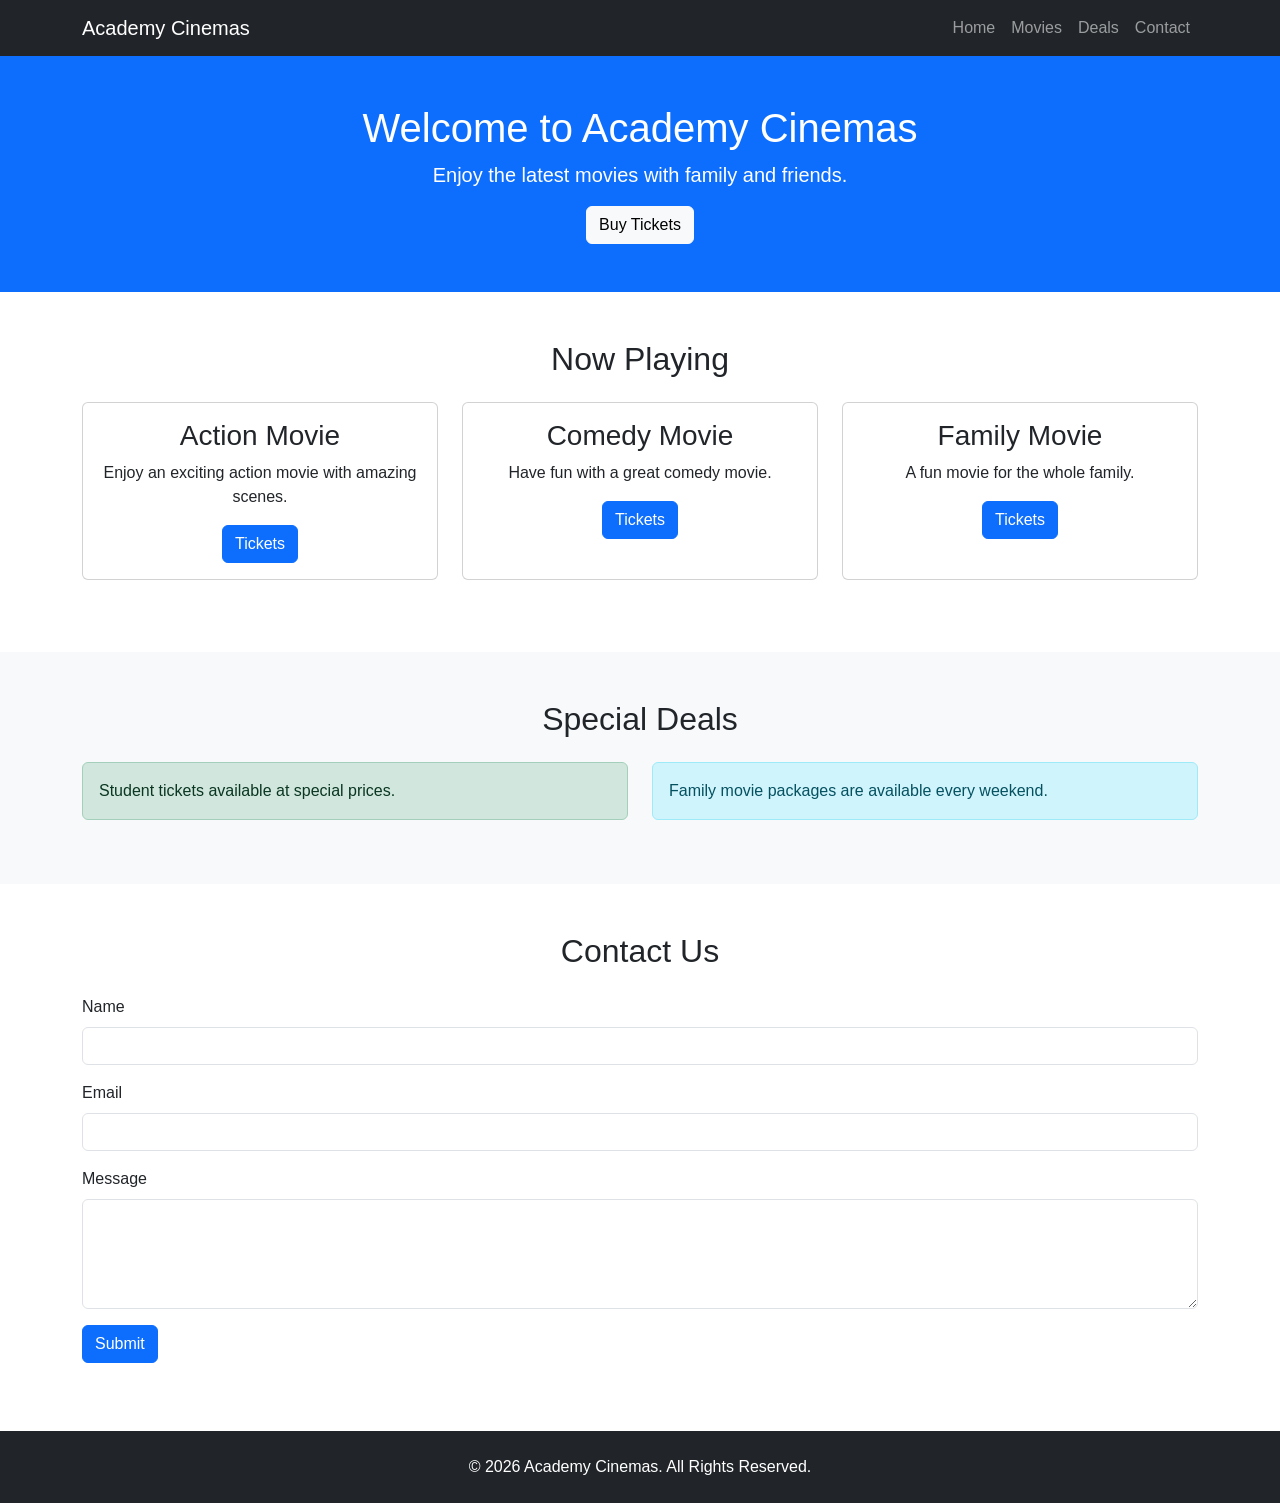
<file: Academy-Cinemas/index.html>
<!DOCTYPE html>
<html lang="en">

<head>
    <meta charset="UTF-8">
    <meta name="viewport" content="width=device-width, initial-scale=1.0">

    <title>Academy Cinemas</title>

    <!-- Bootstrap CSS -->
    <link href="https://cdn.jsdelivr.net/npm/bootstrap@5.3.3/dist/css/bootstrap.min.css" rel="stylesheet">

    <!-- Our CSS -->
    <link rel="stylesheet" href="css/style.css">
</head>

<body>

    <!-- NAVIGATION -->
    <nav class="navbar navbar-expand-lg navbar-dark bg-dark">
        <div class="container">

            <a class="navbar-brand" href="#">Academy Cinemas</a>

            <button class="navbar-toggler" type="button" data-bs-toggle="collapse"
                data-bs-target="#navbarNav">
                <span class="navbar-toggler-icon"></span>
            </button>

            <div class="collapse navbar-collapse" id="navbarNav">
                <ul class="navbar-nav ms-auto">

                    <li class="nav-item">
                        <a class="nav-link" href="#home">Home</a>
                    </li>

                    <li class="nav-item">
                        <a class="nav-link" href="#movies">Movies</a>
                    </li>

                    <li class="nav-item">
                        <a class="nav-link" href="#deals">Deals</a>
                    </li>

                    <li class="nav-item">
                        <a class="nav-link" href="#contact">Contact</a>
                    </li>

                </ul>
            </div>

        </div>
    </nav>


    <!-- HOME -->
    <section id="home" class="container-fluid bg-primary text-white text-center p-5">

        <h1>Welcome to Academy Cinemas</h1>

        <p class="lead">
            Enjoy the latest movies with family and friends.
        </p>

        <button class="btn btn-light">
            Buy Tickets
        </button>

    </section>


    <!-- MOVIES -->
    <section id="movies" class="container py-5">

        <h2 class="text-center mb-4">Now Playing</h2>

        <div class="row">

            <div class="col-md-4 mb-4">

                <div class="card">

                    <div class="card-body text-center">

                        <h3 class="card-title">Action Movie</h3>

                        <p class="card-text">
                            Enjoy an exciting action movie with amazing scenes.
                        </p>

                        <button class="btn btn-primary">
                            Tickets
                        </button>

                    </div>

                </div>

            </div>


            <div class="col-md-4 mb-4">

                <div class="card">

                    <div class="card-body text-center">

                        <h3 class="card-title">Comedy Movie</h3>

                        <p class="card-text">
                            Have fun with a great comedy movie.
                        </p>

                        <button class="btn btn-primary">
                            Tickets
                        </button>

                    </div>

                </div>

            </div>


            <div class="col-md-4 mb-4">

                <div class="card">

                    <div class="card-body text-center">

                        <h3 class="card-title">Family Movie</h3>

                        <p class="card-text">
                            A fun movie for the whole family.
                        </p>

                        <button class="btn btn-primary">
                            Tickets
                        </button>

                    </div>

                </div>

            </div>

        </div>

    </section>


    <!-- DEALS -->
    <section id="deals" class="container-fluid bg-light py-5">

        <div class="container">

            <h2 class="text-center mb-4">Special Deals</h2>

            <div class="row">

                <div class="col-md-6">

                    <div class="alert alert-success">
                        Student tickets available at special prices.
                    </div>

                </div>

                <div class="col-md-6">

                    <div class="alert alert-info">
                        Family movie packages are available every weekend.
                    </div>

                </div>

            </div>

        </div>

    </section>


    <!-- CONTACT -->
    <section id="contact" class="container py-5">

        <h2 class="text-center mb-4">Contact Us</h2>

        <form>

            <div class="mb-3">

                <label for="name" class="form-label">
                    Name
                </label>

                <input type="text" class="form-control" id="name">

            </div>


            <div class="mb-3">

                <label for="email" class="form-label">
                    Email
                </label>

                <input type="email" class="form-control" id="email">

            </div>


            <div class="mb-3">

                <label for="message" class="form-label">
                    Message
                </label>

                <textarea class="form-control" id="message" rows="4"></textarea>

            </div>


            <button type="submit" class="btn btn-primary">
                Submit
            </button>

        </form>

    </section>


    <!-- BOOTSTRAP FOOTER -->
    <footer class="bg-dark text-white text-center p-4">

        <div class="container">

            <p class="mb-0">
                &copy; 2026 Academy Cinemas. All Rights Reserved.
            </p>

        </div>

    </footer>


    <!-- Bootstrap JavaScript -->
    <script src="https://cdn.jsdelivr.net/npm/bootstrap@5.3.3/dist/js/bootstrap.bundle.min.js"></script>

</body>

</html>
</file>
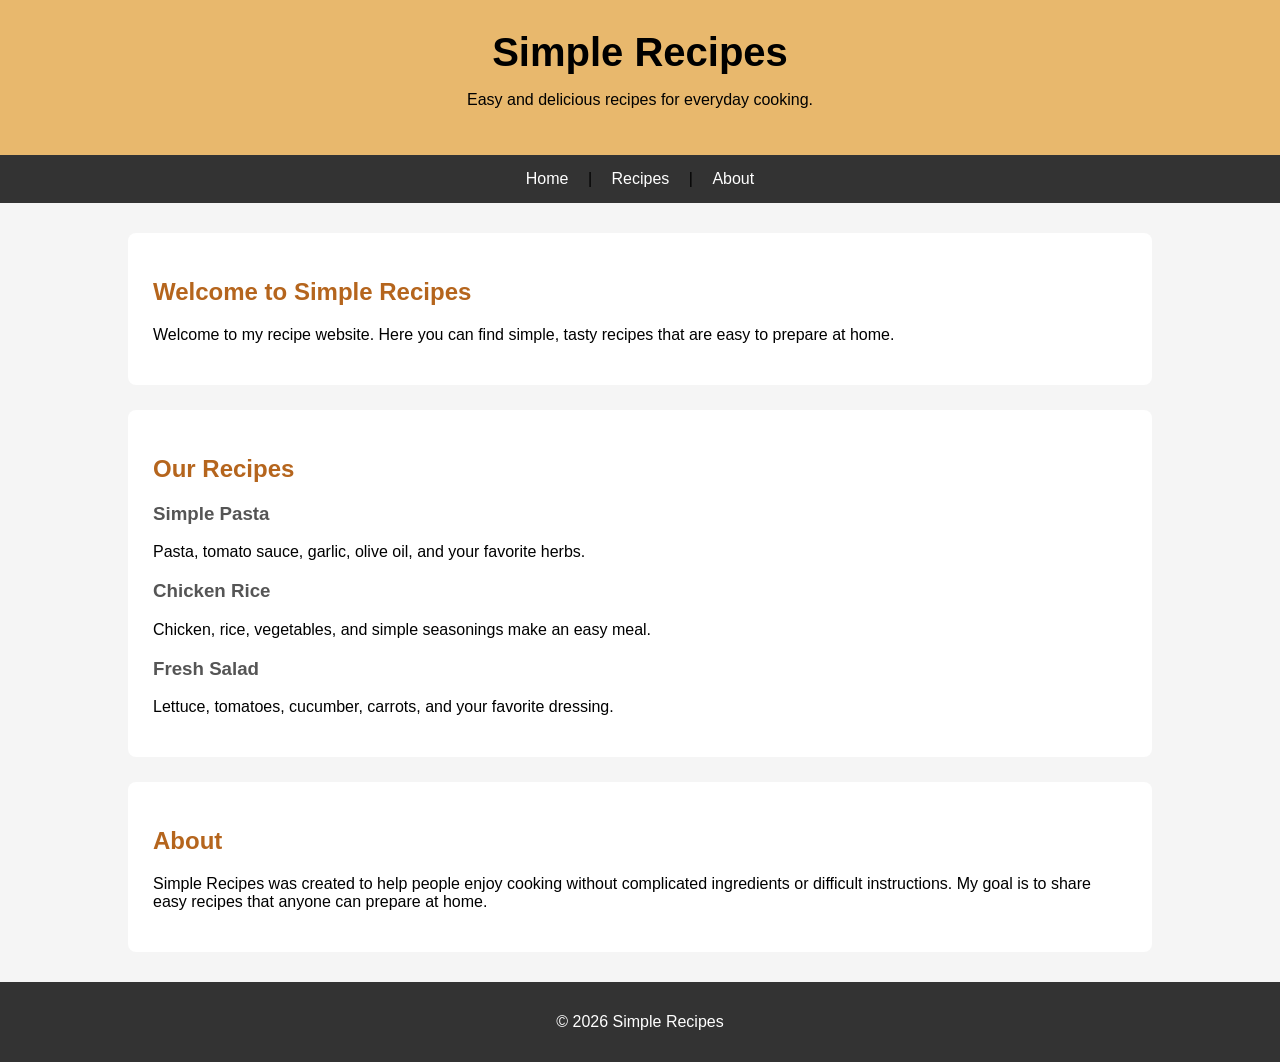
<file: Simple-Recipes/index.html>
<!DOCTYPE html>
<html lang="en">

<head>
    <meta charset="UTF-8">
    <title>Simple Recipes</title>
    <link rel="stylesheet" href="css/style.css">
</head>

<body>

    <header>
        <h1>Simple Recipes</h1>
        <p>Easy and delicious recipes for everyday cooking.</p>
    </header>

    <nav>
        <a href="#home">Home</a> |
        <a href="#recipes">Recipes</a> |
        <a href="#about">About</a>
    </nav>

    <main>

        <section id="home">
            <h2>Welcome to Simple Recipes</h2>
            <p>
                Welcome to my recipe website. Here you can find simple,
                tasty recipes that are easy to prepare at home.
            </p>
        </section>

        <section id="recipes">
            <h2>Our Recipes</h2>

            <h3>Simple Pasta</h3>
            <p>
                Pasta, tomato sauce, garlic, olive oil, and your favorite herbs.
            </p>

            <h3>Chicken Rice</h3>
            <p>
                Chicken, rice, vegetables, and simple seasonings make an easy meal.
            </p>

            <h3>Fresh Salad</h3>
            <p>
                Lettuce, tomatoes, cucumber, carrots, and your favorite dressing.
            </p>
        </section>

        <section id="about">
            <h2>About</h2>
            <p>
                Simple Recipes was created to help people enjoy cooking without
                complicated ingredients or difficult instructions. My goal is
                to share easy recipes that anyone can prepare at home.
            </p>
        </section>

    </main>

    <footer>
        <p>&copy; 2026 Simple Recipes</p>
    </footer>

</body>

</html>
</file>
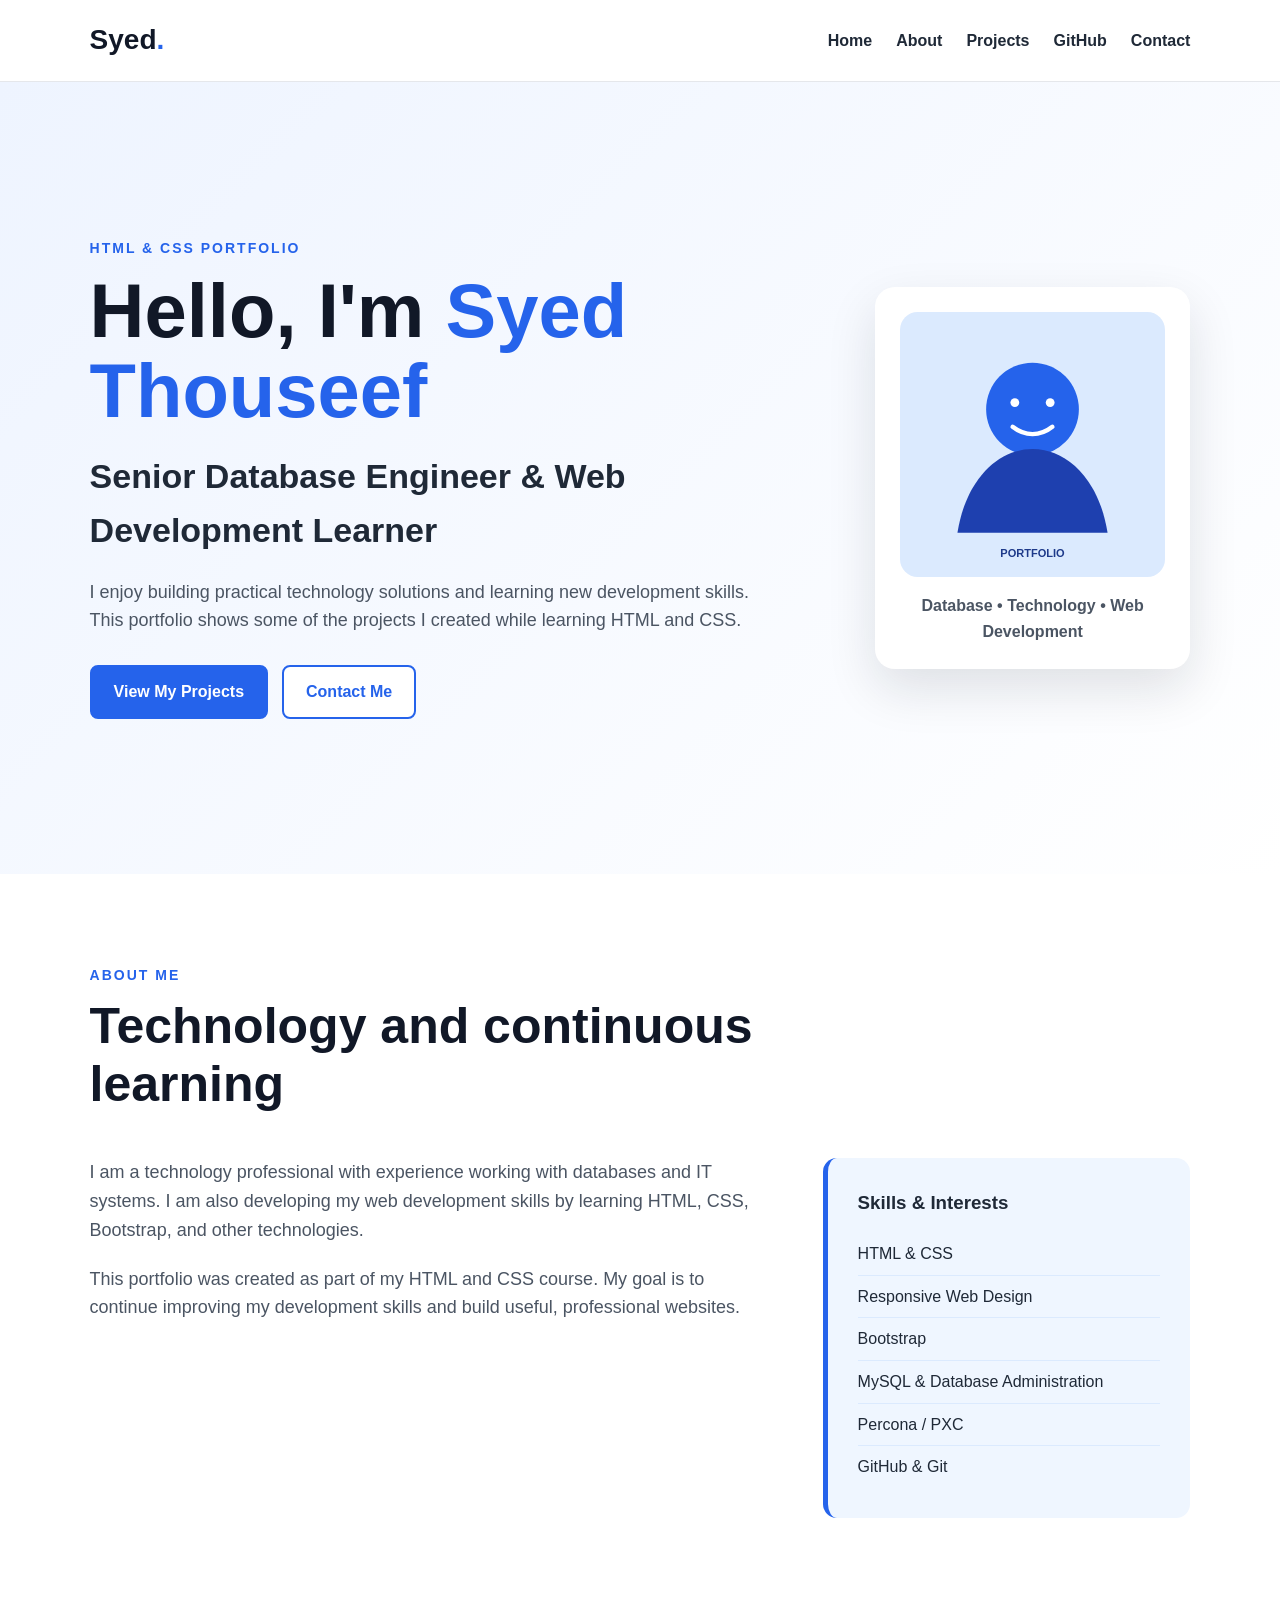
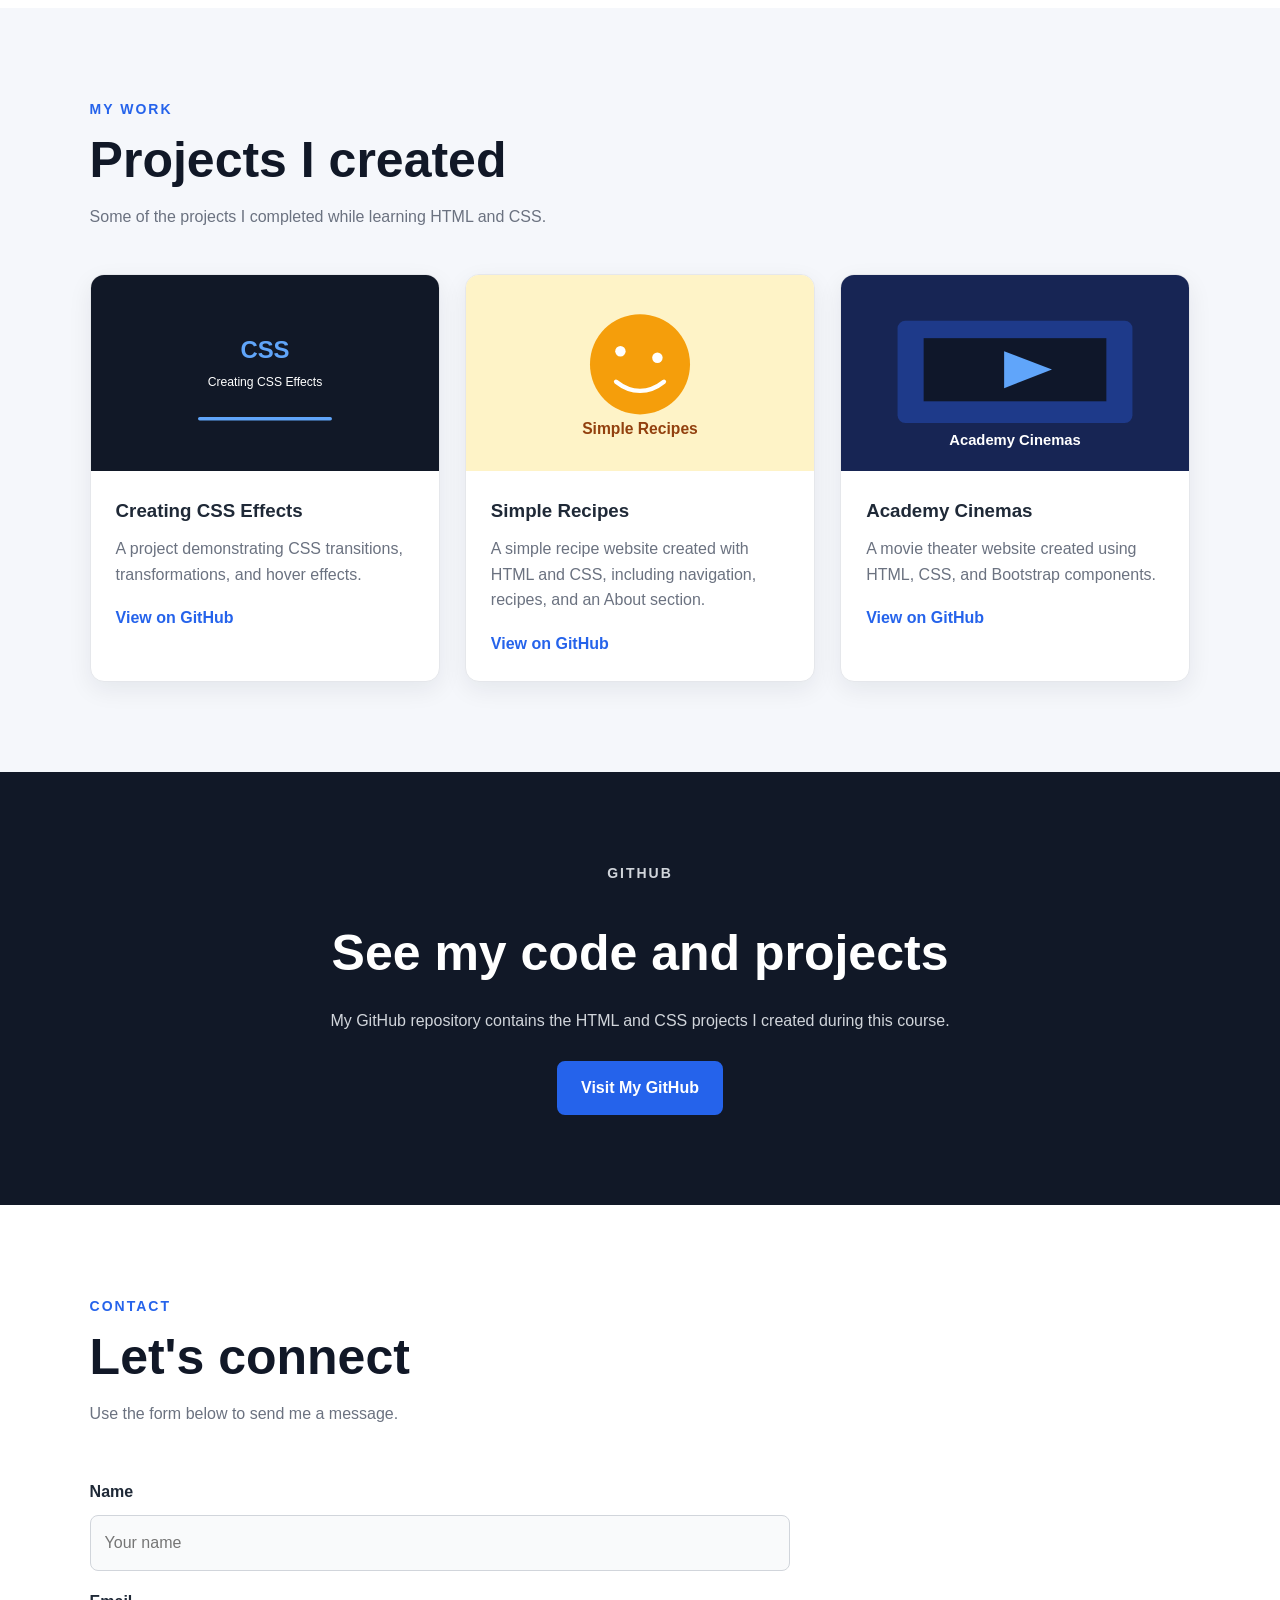
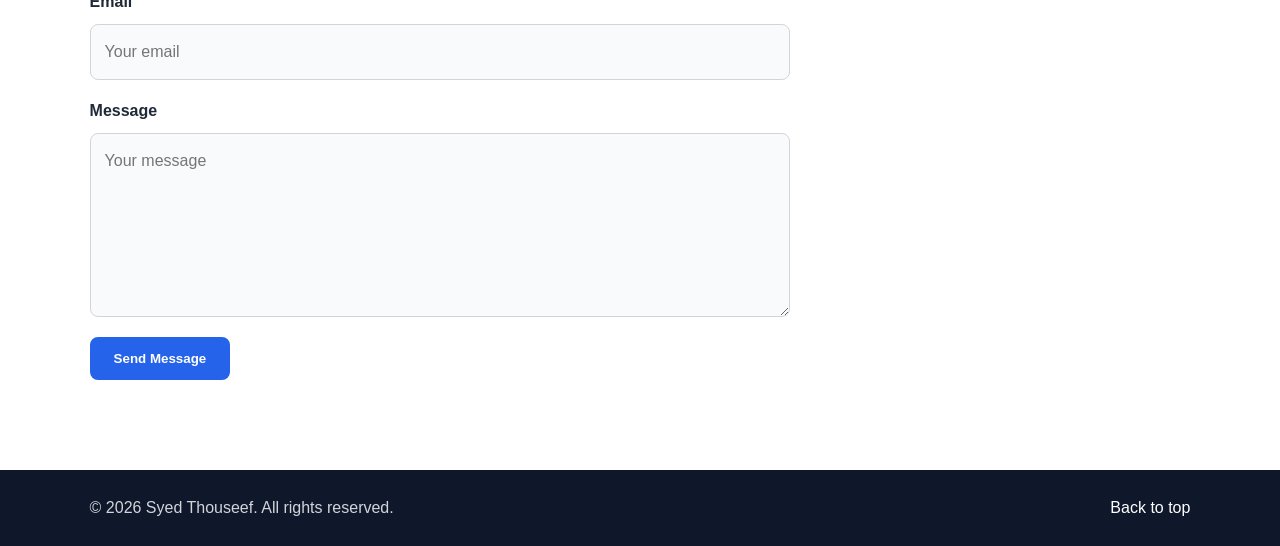
<file: Syed-Portfolio-Website/index.html>
<!DOCTYPE html>
<html lang="en">
<head>
    <meta charset="UTF-8">
    <meta name="viewport" content="width=device-width, initial-scale=1.0">
    <meta name="description" content="Syed Thouseef's personal portfolio website showcasing HTML, CSS, database, and web projects.">
    <title>Syed Thouseef | Portfolio</title>
    <link rel="stylesheet" href="portfolio.css">
</head>
<body>

<nav class="navbar">
    <a class="logo" href="#home">Syed<span>.</span></a>
    <div class="nav-links">
        <a href="#home">Home</a>
        <a href="#about">About</a>
        <a href="#projects">Projects</a>
        <a href="#github">GitHub</a>
        <a href="#contact">Contact</a>
    </div>
</nav>

<header id="home" class="hero">
    <div class="hero-content">
        <p class="eyebrow">HTML &amp; CSS PORTFOLIO</p>
        <h1>Hello, I'm <span>Syed Thouseef</span></h1>
        <h2>Senior Database Engineer &amp; Web Development Learner</h2>
        <p class="hero-text">
            I enjoy building practical technology solutions and learning new
            development skills. This portfolio shows some of the projects I
            created while learning HTML and CSS.
        </p>
        <div class="hero-buttons">
            <a class="button primary" href="#projects">View My Projects</a>
            <a class="button secondary" href="#contact">Contact Me</a>
        </div>
    </div>
    <div class="hero-card">
        <img src="images/profile-placeholder.svg" alt="Portfolio profile illustration">
        <p>Database • Technology • Web Development</p>
    </div>
</header>

<section id="about" class="section about">
    <div class="section-heading">
        <p class="eyebrow">ABOUT ME</p>
        <h2>Technology and continuous learning</h2>
    </div>
    <div class="about-grid">
        <div>
            <p>
                I am a technology professional with experience working with
                databases and IT systems. I am also developing my web development
                skills by learning HTML, CSS, Bootstrap, and other technologies.
            </p>
            <p>
                This portfolio was created as part of my HTML and CSS course.
                My goal is to continue improving my development skills and build
                useful, professional websites.
            </p>
        </div>
        <div class="skills-box">
            <h3>Skills &amp; Interests</h3>
            <ul>
                <li>HTML &amp; CSS</li>
                <li>Responsive Web Design</li>
                <li>Bootstrap</li>
                <li>MySQL &amp; Database Administration</li>
                <li>Percona / PXC</li>
                <li>GitHub &amp; Git</li>
            </ul>
        </div>
    </div>
</section>

<section id="projects" class="section projects">
    <div class="section-heading">
        <p class="eyebrow">MY WORK</p>
        <h2>Projects I created</h2>
        <p>Some of the projects I completed while learning HTML and CSS.</p>
    </div>
    <div class="project-grid">
        <article class="project-card">
            <img src="images/css-effects.svg" alt="CSS effects project illustration">
            <div class="project-content">
                <h3>Creating CSS Effects</h3>
                <p>A project demonstrating CSS transitions, transformations, and hover effects.</p>
                <a href="https://github.com/sahmed6600/HTML-AND-CSS-PROJECTS" target="_blank" rel="noopener">View on GitHub</a>
            </div>
        </article>
        <article class="project-card">
            <img src="images/simple-recipes.svg" alt="Simple Recipes project illustration">
            <div class="project-content">
                <h3>Simple Recipes</h3>
                <p>A simple recipe website created with HTML and CSS, including navigation, recipes, and an About section.</p>
                <a href="https://github.com/sahmed6600/HTML-AND-CSS-PROJECTS" target="_blank" rel="noopener">View on GitHub</a>
            </div>
        </article>
        <article class="project-card">
            <img src="images/academy-cinemas.svg" alt="Academy Cinemas project illustration">
            <div class="project-content">
                <h3>Academy Cinemas</h3>
                <p>A movie theater website created using HTML, CSS, and Bootstrap components.</p>
                <a href="https://github.com/sahmed6600/HTML-AND-CSS-PROJECTS" target="_blank" rel="noopener">View on GitHub</a>
            </div>
        </article>
    </div>
</section>

<section id="github" class="section github-section">
    <div class="github-content">
        <p class="eyebrow">GITHUB</p>
        <h2>See my code and projects</h2>
        <p>My GitHub repository contains the HTML and CSS projects I created during this course.</p>
        <a class="button primary" href="https://github.com/sahmed6600/HTML-AND-CSS-PROJECTS" target="_blank" rel="noopener">Visit My GitHub</a>
    </div>
</section>

<section id="contact" class="section contact">
    <div class="section-heading">
        <p class="eyebrow">CONTACT</p>
        <h2>Let's connect</h2>
        <p>Use the form below to send me a message.</p>
    </div>

    <!-- IMPORTANT: replace the action URL with your Formspree endpoint -->
    <form class="contact-form" action="https://formspree.io/f/mkjojbln" method="POST">
        <label for="name">Name</label>
        <input type="text" id="name" name="name" placeholder="Your name" required>

        <label for="email">Email</label>
        <input type="email" id="email" name="email" placeholder="Your email" required>

        <label for="message">Message</label>
        <textarea id="message" name="message" rows="6" placeholder="Your message" required></textarea>

        <button class="button primary" type="submit">Send Message</button>
    </form>
</section>

<footer>
    <p>&copy; 2026 Syed Thouseef. All rights reserved.</p>
    <a href="#home">Back to top</a>
</footer>

</body>
</html>
</file>
<file: Academy-Cinemas/css/style.css>
body {
    font-family: Arial, sans-serif;
}

section {
    scroll-margin-top: 70px;
}

.card {
    height: 100%;
}

footer {
    margin-top: 20px;
}
</file>
<file: Simple-Recipes/css/style.css>
body {
    font-family: Arial, sans-serif;
    background-color: #f5f5f5;
    margin: 0;
    padding: 0;
}

header {
    background-color: #e8b86d;
    text-align: center;
    padding: 30px;
}

header h1 {
    margin: 0;
    font-size: 40px;
}

nav {
    background-color: #333333;
    text-align: center;
    padding: 15px;
}

nav a {
    color: white;
    text-decoration: none;
    margin: 15px;
}

main {
    width: 80%;
    margin: 30px auto;
}

section {
    background-color: white;
    padding: 25px;
    margin-bottom: 25px;
    border-radius: 8px;
}

h2 {
    color: #b5651d;
}

h3 {
    color: #555555;
}

footer {
    background-color: #333333;
    color: white;
    text-align: center;
    padding: 15px;
}
</file>
<file: Syed-Portfolio-Website/portfolio.css>
* {
    box-sizing: border-box;
    margin: 0;
    padding: 0;
}

html {
    scroll-behavior: smooth;
}

body {
    font-family: Arial, Helvetica, sans-serif;
    line-height: 1.6;
    color: #1f2937;
    background: #f5f7fb;
}

a {
    color: inherit;
}

.navbar {
    position: sticky;
    top: 0;
    z-index: 1000;
    display: flex;
    justify-content: space-between;
    align-items: center;
    padding: 18px 7%;
    background: rgba(255, 255, 255, 0.96);
    border-bottom: 1px solid #e5e7eb;
}

.logo {
    font-size: 28px;
    font-weight: 800;
    text-decoration: none;
    color: #111827;
}

.logo span {
    color: #2563eb;
}

.nav-links {
    display: flex;
    gap: 24px;
}

.nav-links a {
    text-decoration: none;
    font-weight: 600;
    transition: color 0.3s ease, transform 0.3s ease;
}

.nav-links a:hover {
    color: #2563eb;
    transform: translateY(-2px);
}

.hero {
    min-height: 88vh;
    display: grid;
    grid-template-columns: 1.4fr 0.6fr;
    align-items: center;
    gap: 50px;
    padding: 80px 7%;
    background: linear-gradient(135deg, #eef4ff, #ffffff);
}

.hero-content {
    animation: fadeUp 0.9s ease both;
}

.eyebrow {
    color: #2563eb;
    font-size: 14px;
    font-weight: 800;
    letter-spacing: 2px;
    margin-bottom: 12px;
}

.hero h1 {
    font-size: clamp(42px, 6vw, 76px);
    line-height: 1.05;
    margin-bottom: 18px;
    color: #111827;
}

.hero h1 span {
    color: #2563eb;
}

.hero h2 {
    font-size: clamp(22px, 3vw, 34px);
    margin-bottom: 20px;
}

.hero-text {
    max-width: 680px;
    font-size: 18px;
    color: #4b5563;
}

.hero-buttons {
    display: flex;
    gap: 14px;
    flex-wrap: wrap;
    margin-top: 30px;
}

.button {
    display: inline-block;
    border: 2px solid #2563eb;
    border-radius: 8px;
    padding: 12px 22px;
    font-weight: 700;
    text-decoration: none;
    cursor: pointer;
    transition: transform 0.3s ease, box-shadow 0.3s ease, background 0.3s ease;
}

.button:hover {
    transform: translateY(-4px);
    box-shadow: 0 10px 24px rgba(37, 99, 235, 0.22);
}

.primary {
    color: white;
    background: #2563eb;
}

.primary:hover {
    background: #1d4ed8;
}

.secondary {
    color: #2563eb;
    background: white;
}

.hero-card {
    padding: 25px;
    text-align: center;
    background: white;
    border-radius: 20px;
    box-shadow: 0 20px 50px rgba(15, 23, 42, 0.12);
    animation: floatIn 1s ease both;
}

.hero-card img {
    width: 100%;
    max-width: 300px;
    display: block;
    margin: auto;
}

.hero-card p {
    margin-top: 16px;
    color: #4b5563;
    font-weight: 600;
}

.section {
    padding: 90px 7%;
}

.section-heading {
    max-width: 760px;
    margin-bottom: 45px;
}

.section-heading h2 {
    font-size: clamp(32px, 4vw, 50px);
    line-height: 1.15;
    margin-bottom: 14px;
    color: #111827;
}

.section-heading p:last-child {
    color: #6b7280;
}

.about {
    background: white;
}

.about-grid {
    display: grid;
    grid-template-columns: 1.3fr 0.7fr;
    gap: 50px;
}

.about-grid > div:first-child p {
    font-size: 18px;
    color: #4b5563;
    margin-bottom: 20px;
}

.skills-box {
    padding: 30px;
    border-radius: 14px;
    background: #eff6ff;
    border-left: 5px solid #2563eb;
}

.skills-box h3 {
    margin-bottom: 15px;
}

.skills-box ul {
    list-style: none;
}

.skills-box li {
    padding: 8px 0;
    border-bottom: 1px solid #dbeafe;
}

.skills-box li:last-child {
    border-bottom: none;
}

.project-grid {
    display: grid;
    grid-template-columns: repeat(3, 1fr);
    gap: 25px;
}

.project-card {
    overflow: hidden;
    background: white;
    border: 1px solid #e5e7eb;
    border-radius: 14px;
    box-shadow: 0 8px 25px rgba(15, 23, 42, 0.07);
    transition: transform 0.3s ease, box-shadow 0.3s ease;
}

.project-card:hover {
    transform: translateY(-8px);
    box-shadow: 0 18px 35px rgba(15, 23, 42, 0.14);
}

.project-card img {
    width: 100%;
    display: block;
}

.project-content {
    padding: 25px;
}

.project-content h3 {
    margin-bottom: 10px;
}

.project-content p {
    color: #6b7280;
    margin-bottom: 18px;
}

.project-content a {
    color: #2563eb;
    font-weight: 700;
    text-decoration: none;
}

.project-content a:hover {
    text-decoration: underline;
}

.github-section {
    text-align: center;
    background: #111827;
    color: white;
}

.github-content {
    max-width: 700px;
    margin: auto;
}

.github-section h2 {
    font-size: clamp(32px, 4vw, 50px);
    margin-bottom: 15px;
}

.github-section p {
    color: #d1d5db;
    margin-bottom: 28px;
}

.contact {
    background: white;
}

.contact-form {
    max-width: 700px;
    display: flex;
    flex-direction: column;
    gap: 10px;
}

.contact-form label {
    font-weight: 700;
    margin-top: 8px;
}

.contact-form input,
.contact-form textarea {
    width: 100%;
    padding: 14px;
    border: 1px solid #d1d5db;
    border-radius: 8px;
    font: inherit;
    background: #f9fafb;
}

.contact-form input:focus,
.contact-form textarea:focus {
    outline: 2px solid #93c5fd;
    border-color: #2563eb;
}

.contact-form button {
    align-self: flex-start;
    margin-top: 10px;
}

footer {
    display: flex;
    justify-content: space-between;
    gap: 20px;
    padding: 25px 7%;
    background: #0f172a;
    color: #d1d5db;
}

footer a {
    color: white;
    text-decoration: none;
}

footer a:hover {
    color: #60a5fa;
}

@keyframes fadeUp {
    from { opacity: 0; transform: translateY(30px); }
    to { opacity: 1; transform: translateY(0); }
}

@keyframes floatIn {
    from { opacity: 0; transform: translateY(25px) scale(0.97); }
    to { opacity: 1; transform: translateY(0) scale(1); }
}

@media (max-width: 850px) {
    .navbar {
        flex-direction: column;
        gap: 12px;
    }

    .nav-links {
        gap: 14px;
        flex-wrap: wrap;
        justify-content: center;
    }

    .hero,
    .about-grid {
        grid-template-columns: 1fr;
    }

    .hero {
        text-align: center;
    }

    .hero-text {
        margin: auto;
    }

    .hero-buttons {
        justify-content: center;
    }

    .project-grid {
        grid-template-columns: 1fr;
    }

    .hero-card {
        max-width: 420px;
        margin: auto;
    }
}

@media (max-width: 520px) {
    .section,
    .hero {
        padding-left: 5%;
        padding-right: 5%;
    }

    .nav-links a {
        font-size: 14px;
    }

    footer {
        flex-direction: column;
        text-align: center;
    }
}
</file>
